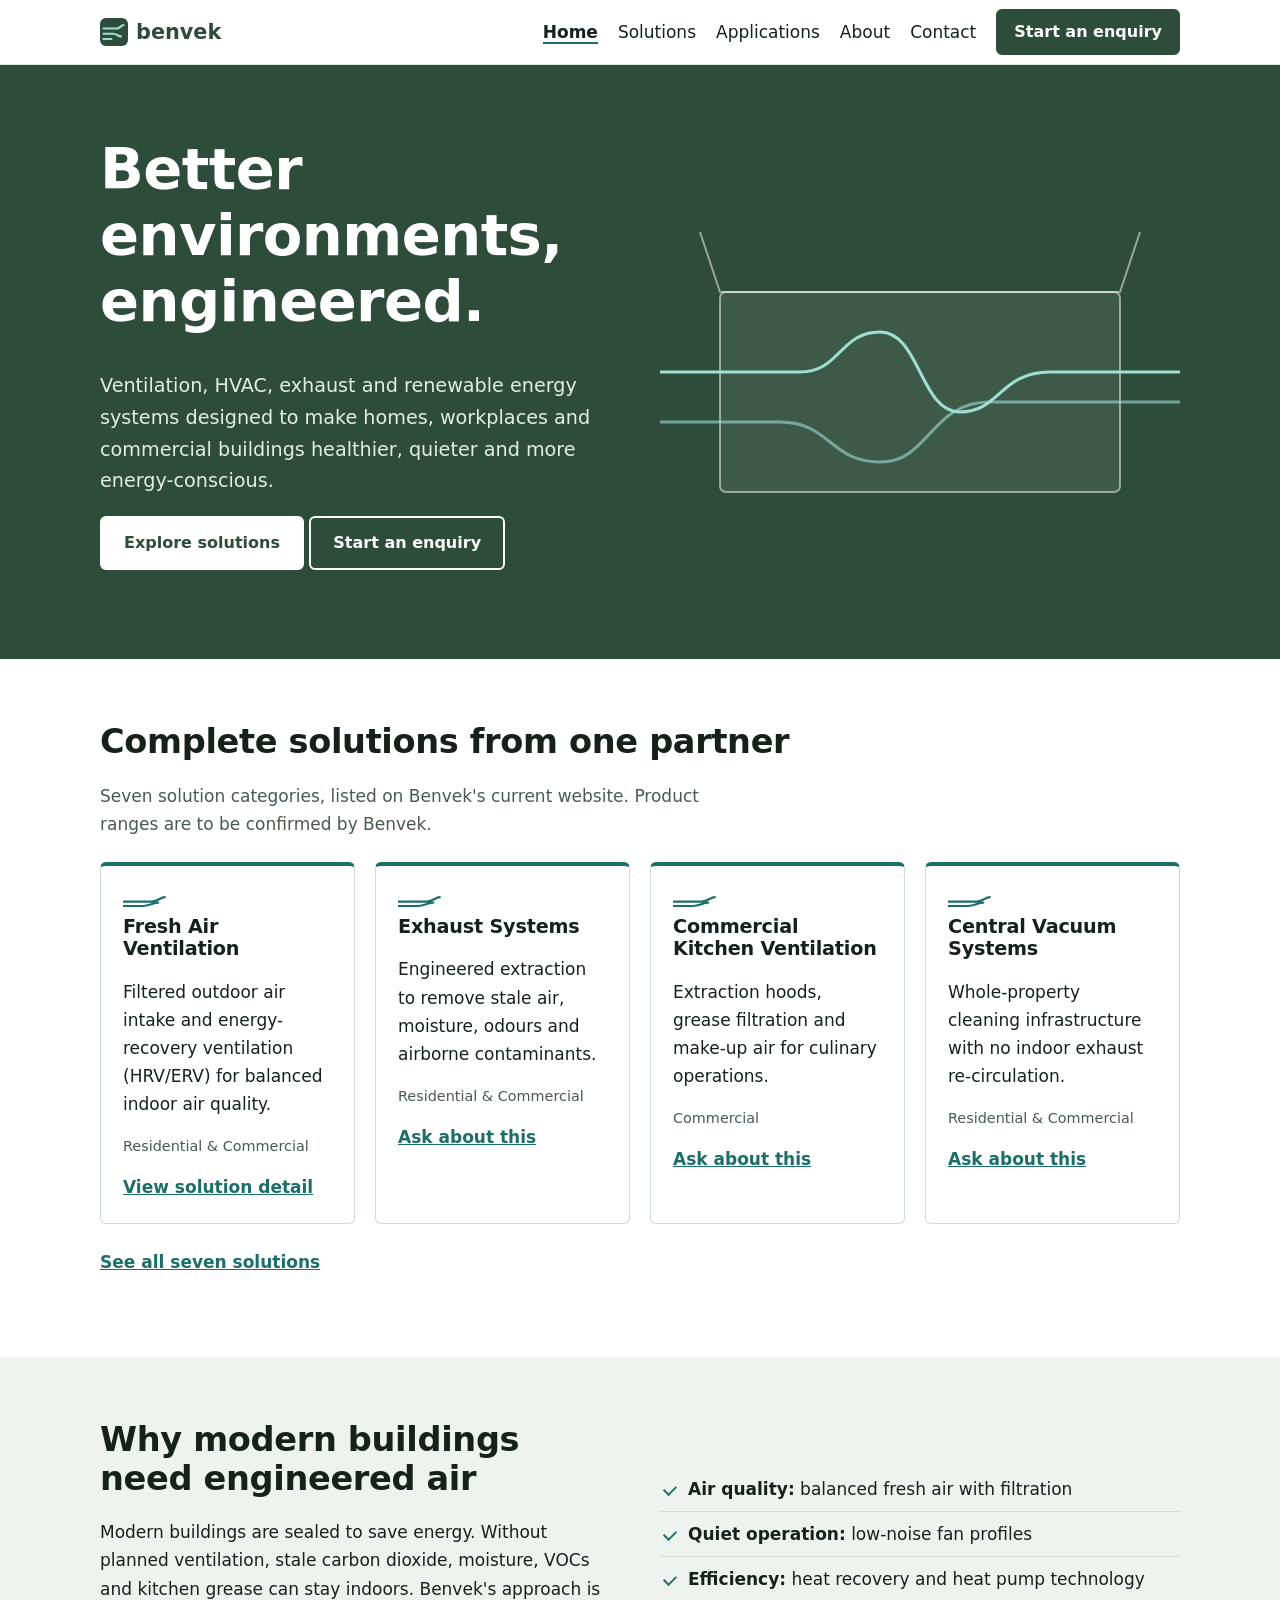
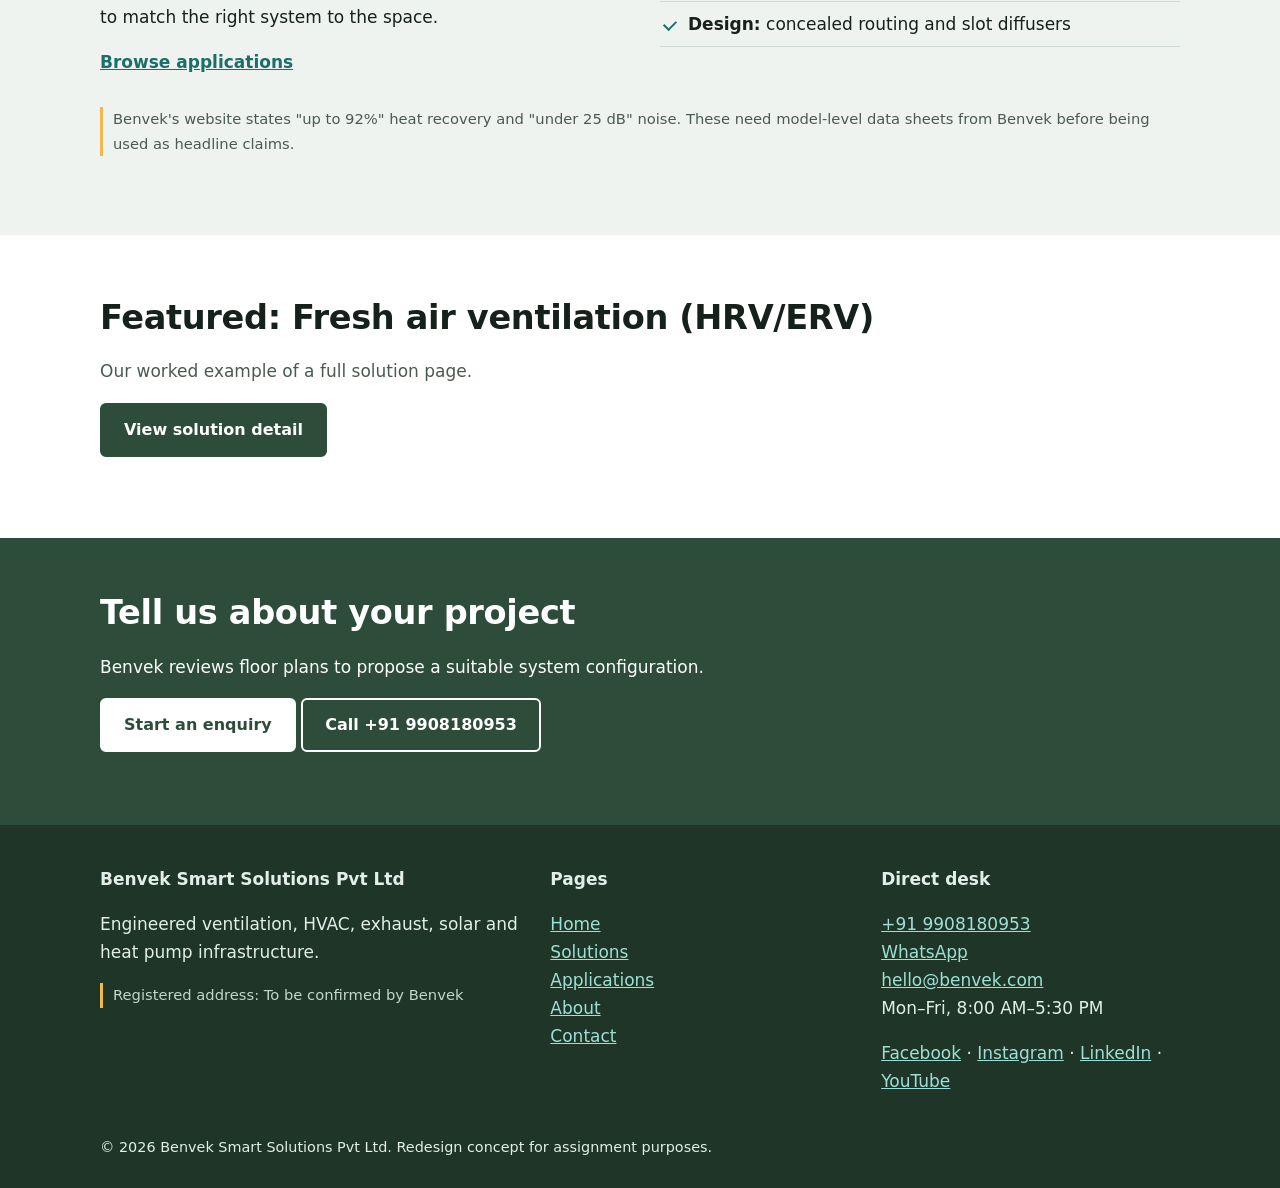
<file: index.html>
<!DOCTYPE html>
<html lang="en">
<head>
<meta charset="utf-8">
<meta name="viewport" content="width=device-width, initial-scale=1">
<title>Smart Air & Engineered Building Systems | Benvek Smart Solutions</title>
<meta name="description" content="Benvek Smart Solutions engineers fresh air ventilation, HVAC, exhaust, solar and heat pump systems for homes, workplaces and commercial buildings.">
<meta name="theme-color" content="#2D4C3A">
<meta property="og:type" content="website">
<meta property="og:title" content="Smart Air & Engineered Building Systems | Benvek Smart Solutions">
<meta property="og:description" content="Benvek Smart Solutions engineers fresh air ventilation, HVAC, exhaust, solar and heat pump systems for homes, workplaces and commercial buildings.">
<meta name="twitter:card" content="summary">
<link rel="icon" href="assets/images/favicon.svg" type="image/svg+xml">
<link rel="stylesheet" href="assets/css/style.css">
<script src="assets/js/main.js" defer></script>
</head>
<body>
<a class="skip" href="#main">Skip to content</a>
<header class="site-header"><div class="wrap bar">
<a class="brand" href="index.html" aria-label="Benvek home"><svg width="28" height="28" viewBox="0 0 32 32" aria-hidden="true"><use href="assets/images/favicon.svg#m"/></svg>benvek</a>
<button class="menu-btn" aria-expanded="false" aria-controls="nav">Menu</button>
<nav id="nav" aria-label="Main"><ul><li><a href="index.html" aria-current="page">Home</a></li><li><a href="solutions.html">Solutions</a></li><li><a href="applications.html">Applications</a></li><li><a href="about.html">About</a></li><li><a href="contact.html">Contact</a></li></ul><a class="btn sm" href="contact.html">Start an enquiry</a></nav>
</div></header>
<main id="main">

<section class="hero"><div class="wrap two"><div><h1>Better environments, engineered.</h1><p class="lead">Ventilation, HVAC, exhaust and renewable energy systems designed to make homes, workplaces and commercial buildings healthier, quieter and more energy-conscious.</p><p><a class="btn light" href="solutions.html">Explore solutions</a> <a class="btn ghost" href="contact.html">Start an enquiry</a></p></div><svg class="flow" viewBox="0 0 520 380" role="img" aria-label="Illustration of air flowing through a building (placeholder for approved Benvek photography)"><rect x="60" y="120" width="400" height="200" rx="6" fill="#fff" fill-opacity=".08" stroke="#fff" stroke-opacity=".5" stroke-width="2"/><path d="M40 60 60 120h400L480 60" fill="none" stroke="#fff" stroke-opacity=".5" stroke-width="2"/><g fill="none" stroke="#9FE0D6" stroke-width="3" stroke-linecap="round"><path d="M0 200h140c40 0 40-40 80-40s40 80 80 80 40-40 90-40h130"/><path d="M0 250h120c50 0 50 40 100 40s50-60 110-60h190" stroke-opacity=".6"/></g></svg></div></section>
<section class="sec"><div class="wrap"><h2>Complete solutions from one partner</h2><p class="intro">Seven solution categories, listed on Benvek's current website. Product ranges are to be confirmed by Benvek.</p><div class="cards"><article class="card" id="fresh-air-ventilation"><div class="ico" aria-hidden="true"><svg viewBox="0 0 40 12"><path d="M0 6h26c6 0 8-4 12-4M0 10h18c6 0 9-3 14-3" fill="none" stroke="currentColor" stroke-width="2" stroke-linecap="round"/></svg></div><h3>Fresh Air Ventilation</h3><p>Filtered outdoor air intake and energy-recovery ventilation (HRV/ERV) for balanced indoor air quality.</p><p class="tag">Residential & Commercial</p><a class="more" href="solution-detail.html">View solution detail<span class="sr"> – Fresh Air Ventilation</span></a></article><article class="card" id="exhaust-systems"><div class="ico" aria-hidden="true"><svg viewBox="0 0 40 12"><path d="M0 6h26c6 0 8-4 12-4M0 10h18c6 0 9-3 14-3" fill="none" stroke="currentColor" stroke-width="2" stroke-linecap="round"/></svg></div><h3>Exhaust Systems</h3><p>Engineered extraction to remove stale air, moisture, odours and airborne contaminants.</p><p class="tag">Residential & Commercial</p><a class="more" href="contact.html?topic=Exhaust%20Systems">Ask about this<span class="sr"> – Exhaust Systems</span></a></article><article class="card" id="commercial-kitchen-ventilation"><div class="ico" aria-hidden="true"><svg viewBox="0 0 40 12"><path d="M0 6h26c6 0 8-4 12-4M0 10h18c6 0 9-3 14-3" fill="none" stroke="currentColor" stroke-width="2" stroke-linecap="round"/></svg></div><h3>Commercial Kitchen Ventilation</h3><p>Extraction hoods, grease filtration and make-up air for culinary operations.</p><p class="tag">Commercial</p><a class="more" href="contact.html?topic=Commercial%20Kitchen%20Ventilation">Ask about this<span class="sr"> – Commercial Kitchen Ventilation</span></a></article><article class="card" id="central-vacuum-systems"><div class="ico" aria-hidden="true"><svg viewBox="0 0 40 12"><path d="M0 6h26c6 0 8-4 12-4M0 10h18c6 0 9-3 14-3" fill="none" stroke="currentColor" stroke-width="2" stroke-linecap="round"/></svg></div><h3>Central Vacuum Systems</h3><p>Whole-property cleaning infrastructure with no indoor exhaust re-circulation.</p><p class="tag">Residential & Commercial</p><a class="more" href="contact.html?topic=Central%20Vacuum%20Systems">Ask about this<span class="sr"> – Central Vacuum Systems</span></a></article></div><p><a class="more" href="solutions.html">See all seven solutions</a></p></div></section>
<section class="sec alt"><div class="wrap two"><div><h2>Why modern buildings need engineered air</h2><p>Modern buildings are sealed to save energy. Without planned ventilation, stale carbon dioxide, moisture, VOCs and kitchen grease can stay indoors. Benvek's approach is to match the right system to the space.</p><p><a class="more" href="applications.html">Browse applications</a></p></div>
<ul class="ticks"><li><strong>Air quality:</strong> balanced fresh air with filtration</li><li><strong>Quiet operation:</strong> low-noise fan profiles</li><li><strong>Efficiency:</strong> heat recovery and heat pump technology</li><li><strong>Design:</strong> concealed routing and slot diffusers</li></ul></div><div class="wrap"><p class="note">Benvek's website states "up to 92%" heat recovery and "under 25 dB" noise. These need model-level data sheets from Benvek before being used as headline claims.</p></div></section>
<section class="sec"><div class="wrap"><h2>Featured: Fresh air ventilation (HRV/ERV)</h2><p class="intro">Our worked example of a full solution page.</p><p><a class="btn" href="solution-detail.html">View solution detail</a></p></div></section>
<section class="cta"><div class="wrap"><h2>Tell us about your project</h2><p>Benvek reviews floor plans to propose a suitable system configuration.</p><p><a class="btn light" href="contact.html">Start an enquiry</a> <a class="btn ghost" href="tel:+919908180953">Call +91 9908180953</a></p></div></section>
</main>
<footer class="site-footer"><div class="wrap grid3">
<div><strong>Benvek Smart Solutions Pvt Ltd</strong><p>Engineered ventilation, HVAC, exhaust, solar and heat pump infrastructure.</p><p class="note">Registered address: To be confirmed by Benvek</p></div>
<div><strong>Pages</strong><ul><li><a href="index.html" aria-current="page">Home</a></li><li><a href="solutions.html">Solutions</a></li><li><a href="applications.html">Applications</a></li><li><a href="about.html">About</a></li><li><a href="contact.html">Contact</a></li></ul></div>
<div><strong>Direct desk</strong><ul><li><a href="tel:+919908180953">+91 9908180953</a></li><li><a href="https://wa.me/919908180953">WhatsApp</a></li><li><a href="mailto:hello@benvek.com">hello@benvek.com</a></li><li>Mon–Fri, 8:00 AM–5:30 PM</li></ul>
<p><a href="https://www.facebook.com/benveksystems">Facebook</a> · <a href="https://www.instagram.com/benveksystems">Instagram</a> · <a href="https://www.linkedin.com/company/benveksystems">LinkedIn</a> · <a href="https://www.youtube.com/@benveksystems">YouTube</a></p></div>
</div><div class="wrap legal">© 2026 Benvek Smart Solutions Pvt Ltd. Redesign concept for assignment purposes.</div></footer>
</body>
</html>
</file>
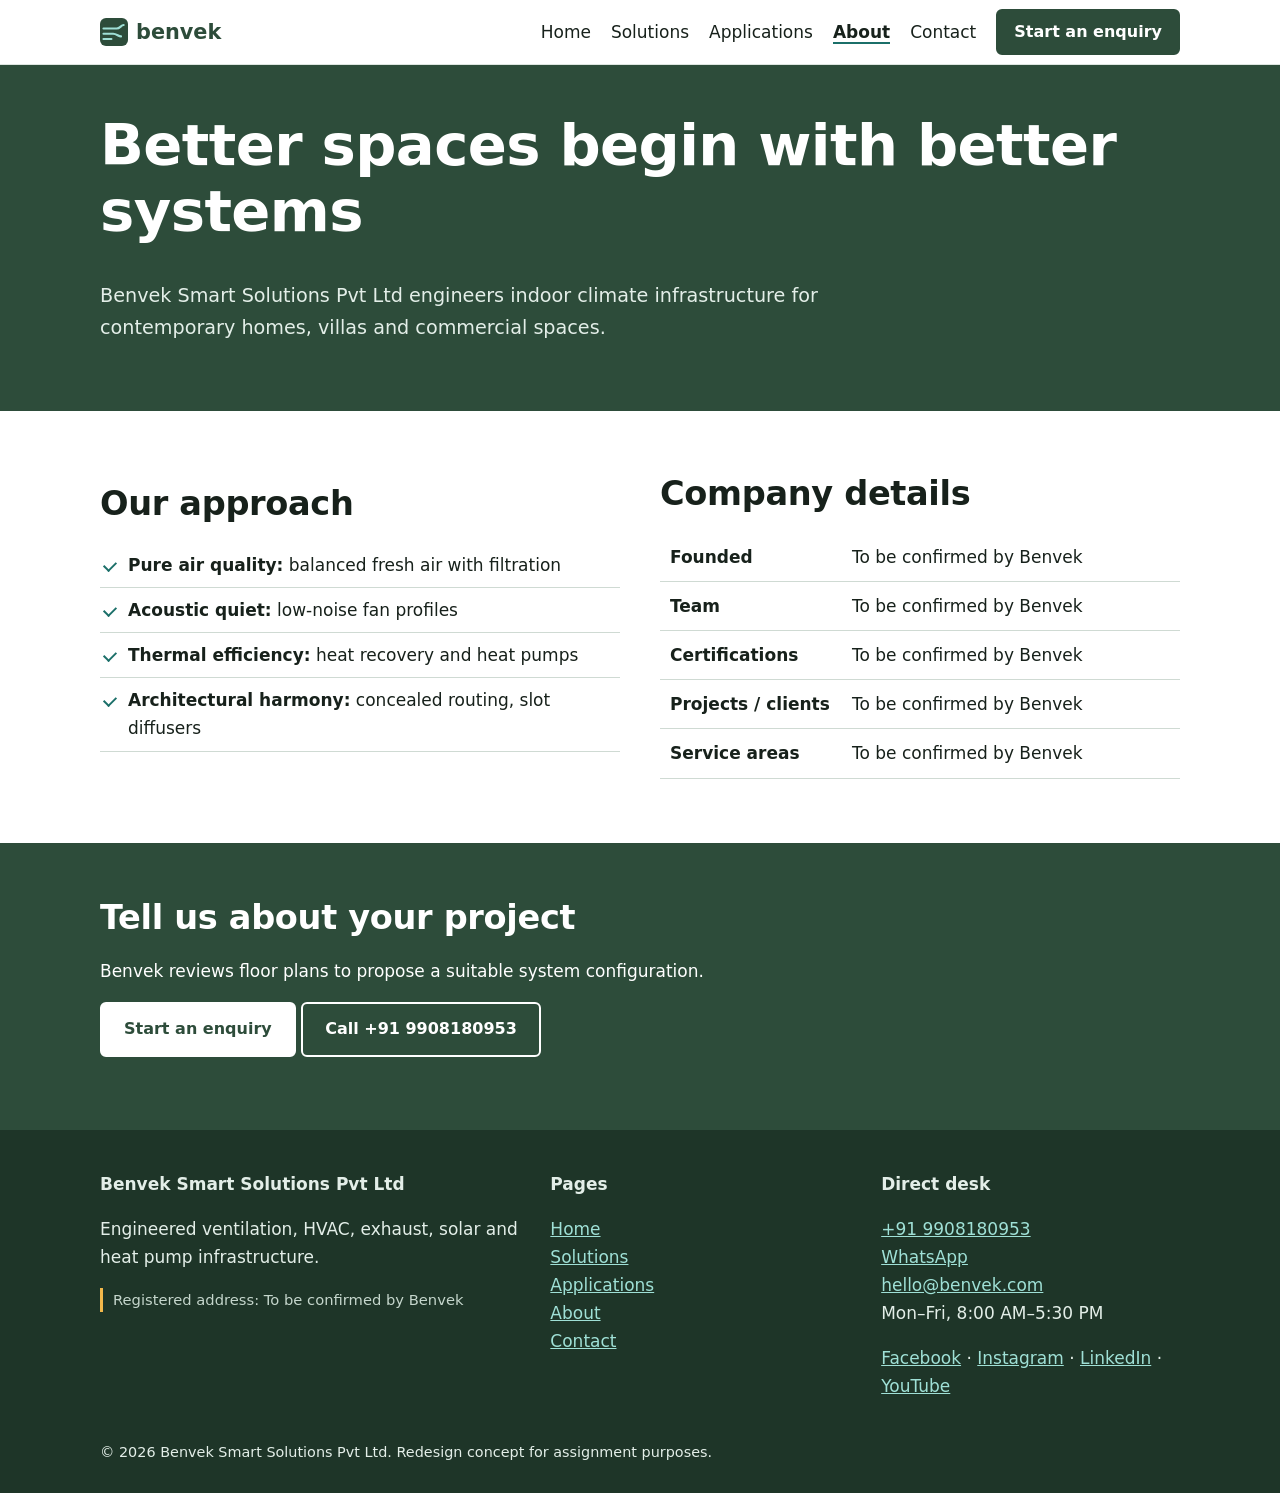
<file: about.html>
<!DOCTYPE html>
<html lang="en">
<head>
<meta charset="utf-8">
<meta name="viewport" content="width=device-width, initial-scale=1">
<title>About | Benvek Smart Solutions</title>
<meta name="description" content="About Benvek Smart Solutions Pvt Ltd, which engineers indoor climate infrastructure for homes, villas and commercial spaces.">
<meta name="theme-color" content="#2D4C3A">
<meta property="og:type" content="website">
<meta property="og:title" content="About | Benvek Smart Solutions">
<meta property="og:description" content="About Benvek Smart Solutions Pvt Ltd, which engineers indoor climate infrastructure for homes, villas and commercial spaces.">
<meta name="twitter:card" content="summary">
<link rel="icon" href="assets/images/favicon.svg" type="image/svg+xml">
<link rel="stylesheet" href="assets/css/style.css">
<script src="assets/js/main.js" defer></script>
</head>
<body>
<a class="skip" href="#main">Skip to content</a>
<header class="site-header"><div class="wrap bar">
<a class="brand" href="index.html" aria-label="Benvek home"><svg width="28" height="28" viewBox="0 0 32 32" aria-hidden="true"><use href="assets/images/favicon.svg#m"/></svg>benvek</a>
<button class="menu-btn" aria-expanded="false" aria-controls="nav">Menu</button>
<nav id="nav" aria-label="Main"><ul><li><a href="index.html">Home</a></li><li><a href="solutions.html">Solutions</a></li><li><a href="applications.html">Applications</a></li><li><a href="about.html" aria-current="page">About</a></li><li><a href="contact.html">Contact</a></li></ul><a class="btn sm" href="contact.html">Start an enquiry</a></nav>
</div></header>
<main id="main">
<section class="pagehead"><div class="wrap"><h1>Better spaces begin with better systems</h1><p class="lead">Benvek Smart Solutions Pvt Ltd engineers indoor climate infrastructure for contemporary homes, villas and commercial spaces.</p></div></section>
<section class="sec"><div class="wrap two"><div><h2>Our approach</h2><ul class="ticks"><li><strong>Pure air quality:</strong> balanced fresh air with filtration</li><li><strong>Acoustic quiet:</strong> low-noise fan profiles</li><li><strong>Thermal efficiency:</strong> heat recovery and heat pumps</li><li><strong>Architectural harmony:</strong> concealed routing, slot diffusers</li></ul></div><div><h2>Company details</h2><table><tr><th scope="row">Founded</th><td>To be confirmed by Benvek</td></tr><tr><th scope="row">Team</th><td>To be confirmed by Benvek</td></tr><tr><th scope="row">Certifications</th><td>To be confirmed by Benvek</td></tr><tr><th scope="row">Projects / clients</th><td>To be confirmed by Benvek</td></tr><tr><th scope="row">Service areas</th><td>To be confirmed by Benvek</td></tr></table></div></div></section><section class="cta"><div class="wrap"><h2>Tell us about your project</h2><p>Benvek reviews floor plans to propose a suitable system configuration.</p><p><a class="btn light" href="contact.html">Start an enquiry</a> <a class="btn ghost" href="tel:+919908180953">Call +91 9908180953</a></p></div></section>
</main>
<footer class="site-footer"><div class="wrap grid3">
<div><strong>Benvek Smart Solutions Pvt Ltd</strong><p>Engineered ventilation, HVAC, exhaust, solar and heat pump infrastructure.</p><p class="note">Registered address: To be confirmed by Benvek</p></div>
<div><strong>Pages</strong><ul><li><a href="index.html">Home</a></li><li><a href="solutions.html">Solutions</a></li><li><a href="applications.html">Applications</a></li><li><a href="about.html" aria-current="page">About</a></li><li><a href="contact.html">Contact</a></li></ul></div>
<div><strong>Direct desk</strong><ul><li><a href="tel:+919908180953">+91 9908180953</a></li><li><a href="https://wa.me/919908180953">WhatsApp</a></li><li><a href="mailto:hello@benvek.com">hello@benvek.com</a></li><li>Mon–Fri, 8:00 AM–5:30 PM</li></ul>
<p><a href="https://www.facebook.com/benveksystems">Facebook</a> · <a href="https://www.instagram.com/benveksystems">Instagram</a> · <a href="https://www.linkedin.com/company/benveksystems">LinkedIn</a> · <a href="https://www.youtube.com/@benveksystems">YouTube</a></p></div>
</div><div class="wrap legal">© 2026 Benvek Smart Solutions Pvt Ltd. Redesign concept for assignment purposes.</div></footer>
</body>
</html>
</file>
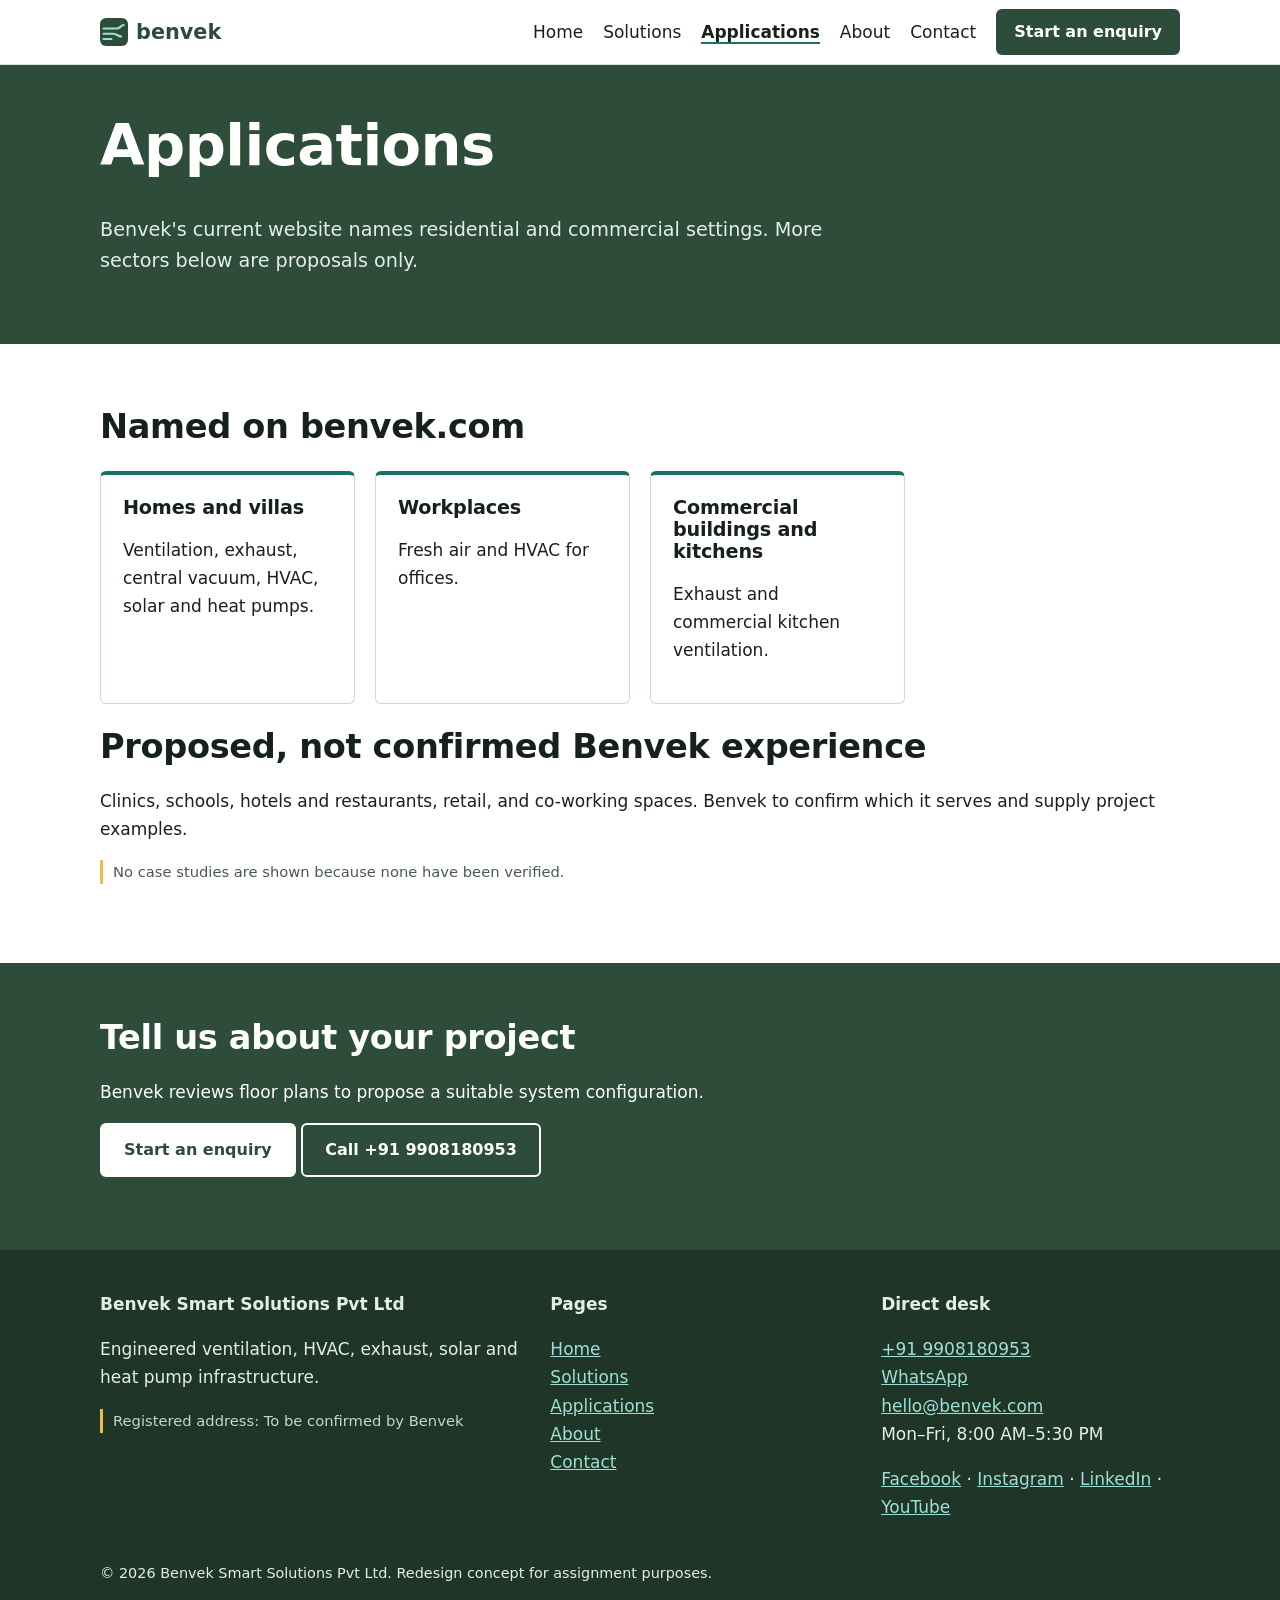
<file: applications.html>
<!DOCTYPE html>
<html lang="en">
<head>
<meta charset="utf-8">
<meta name="viewport" content="width=device-width, initial-scale=1">
<title>Applications | Benvek Smart Solutions</title>
<meta name="description" content="Where Benvek ventilation, HVAC, exhaust, solar and heat pump solutions can be applied: homes, villas, workplaces and commercial buildings.">
<meta name="theme-color" content="#2D4C3A">
<meta property="og:type" content="website">
<meta property="og:title" content="Applications | Benvek Smart Solutions">
<meta property="og:description" content="Where Benvek ventilation, HVAC, exhaust, solar and heat pump solutions can be applied: homes, villas, workplaces and commercial buildings.">
<meta name="twitter:card" content="summary">
<link rel="icon" href="assets/images/favicon.svg" type="image/svg+xml">
<link rel="stylesheet" href="assets/css/style.css">
<script src="assets/js/main.js" defer></script>
</head>
<body>
<a class="skip" href="#main">Skip to content</a>
<header class="site-header"><div class="wrap bar">
<a class="brand" href="index.html" aria-label="Benvek home"><svg width="28" height="28" viewBox="0 0 32 32" aria-hidden="true"><use href="assets/images/favicon.svg#m"/></svg>benvek</a>
<button class="menu-btn" aria-expanded="false" aria-controls="nav">Menu</button>
<nav id="nav" aria-label="Main"><ul><li><a href="index.html">Home</a></li><li><a href="solutions.html">Solutions</a></li><li><a href="applications.html" aria-current="page">Applications</a></li><li><a href="about.html">About</a></li><li><a href="contact.html">Contact</a></li></ul><a class="btn sm" href="contact.html">Start an enquiry</a></nav>
</div></header>
<main id="main">
<section class="pagehead"><div class="wrap"><h1>Applications</h1><p class="lead">Benvek's current website names residential and commercial settings. More sectors below are proposals only.</p></div></section>
<section class="sec"><div class="wrap"><h2>Named on benvek.com</h2><div class="cards"><article class="card"><h3>Homes and villas</h3><p>Ventilation, exhaust, central vacuum, HVAC, solar and heat pumps.</p></article><article class="card"><h3>Workplaces</h3><p>Fresh air and HVAC for offices.</p></article><article class="card"><h3>Commercial buildings and kitchens</h3><p>Exhaust and commercial kitchen ventilation.</p></article></div>
<h2>Proposed, not confirmed Benvek experience</h2><p>Clinics, schools, hotels and restaurants, retail, and co-working spaces. Benvek to confirm which it serves and supply project examples.</p><p class="note">No case studies are shown because none have been verified.</p></div></section><section class="cta"><div class="wrap"><h2>Tell us about your project</h2><p>Benvek reviews floor plans to propose a suitable system configuration.</p><p><a class="btn light" href="contact.html">Start an enquiry</a> <a class="btn ghost" href="tel:+919908180953">Call +91 9908180953</a></p></div></section>
</main>
<footer class="site-footer"><div class="wrap grid3">
<div><strong>Benvek Smart Solutions Pvt Ltd</strong><p>Engineered ventilation, HVAC, exhaust, solar and heat pump infrastructure.</p><p class="note">Registered address: To be confirmed by Benvek</p></div>
<div><strong>Pages</strong><ul><li><a href="index.html">Home</a></li><li><a href="solutions.html">Solutions</a></li><li><a href="applications.html" aria-current="page">Applications</a></li><li><a href="about.html">About</a></li><li><a href="contact.html">Contact</a></li></ul></div>
<div><strong>Direct desk</strong><ul><li><a href="tel:+919908180953">+91 9908180953</a></li><li><a href="https://wa.me/919908180953">WhatsApp</a></li><li><a href="mailto:hello@benvek.com">hello@benvek.com</a></li><li>Mon–Fri, 8:00 AM–5:30 PM</li></ul>
<p><a href="https://www.facebook.com/benveksystems">Facebook</a> · <a href="https://www.instagram.com/benveksystems">Instagram</a> · <a href="https://www.linkedin.com/company/benveksystems">LinkedIn</a> · <a href="https://www.youtube.com/@benveksystems">YouTube</a></p></div>
</div><div class="wrap legal">© 2026 Benvek Smart Solutions Pvt Ltd. Redesign concept for assignment purposes.</div></footer>
</body>
</html>
</file>
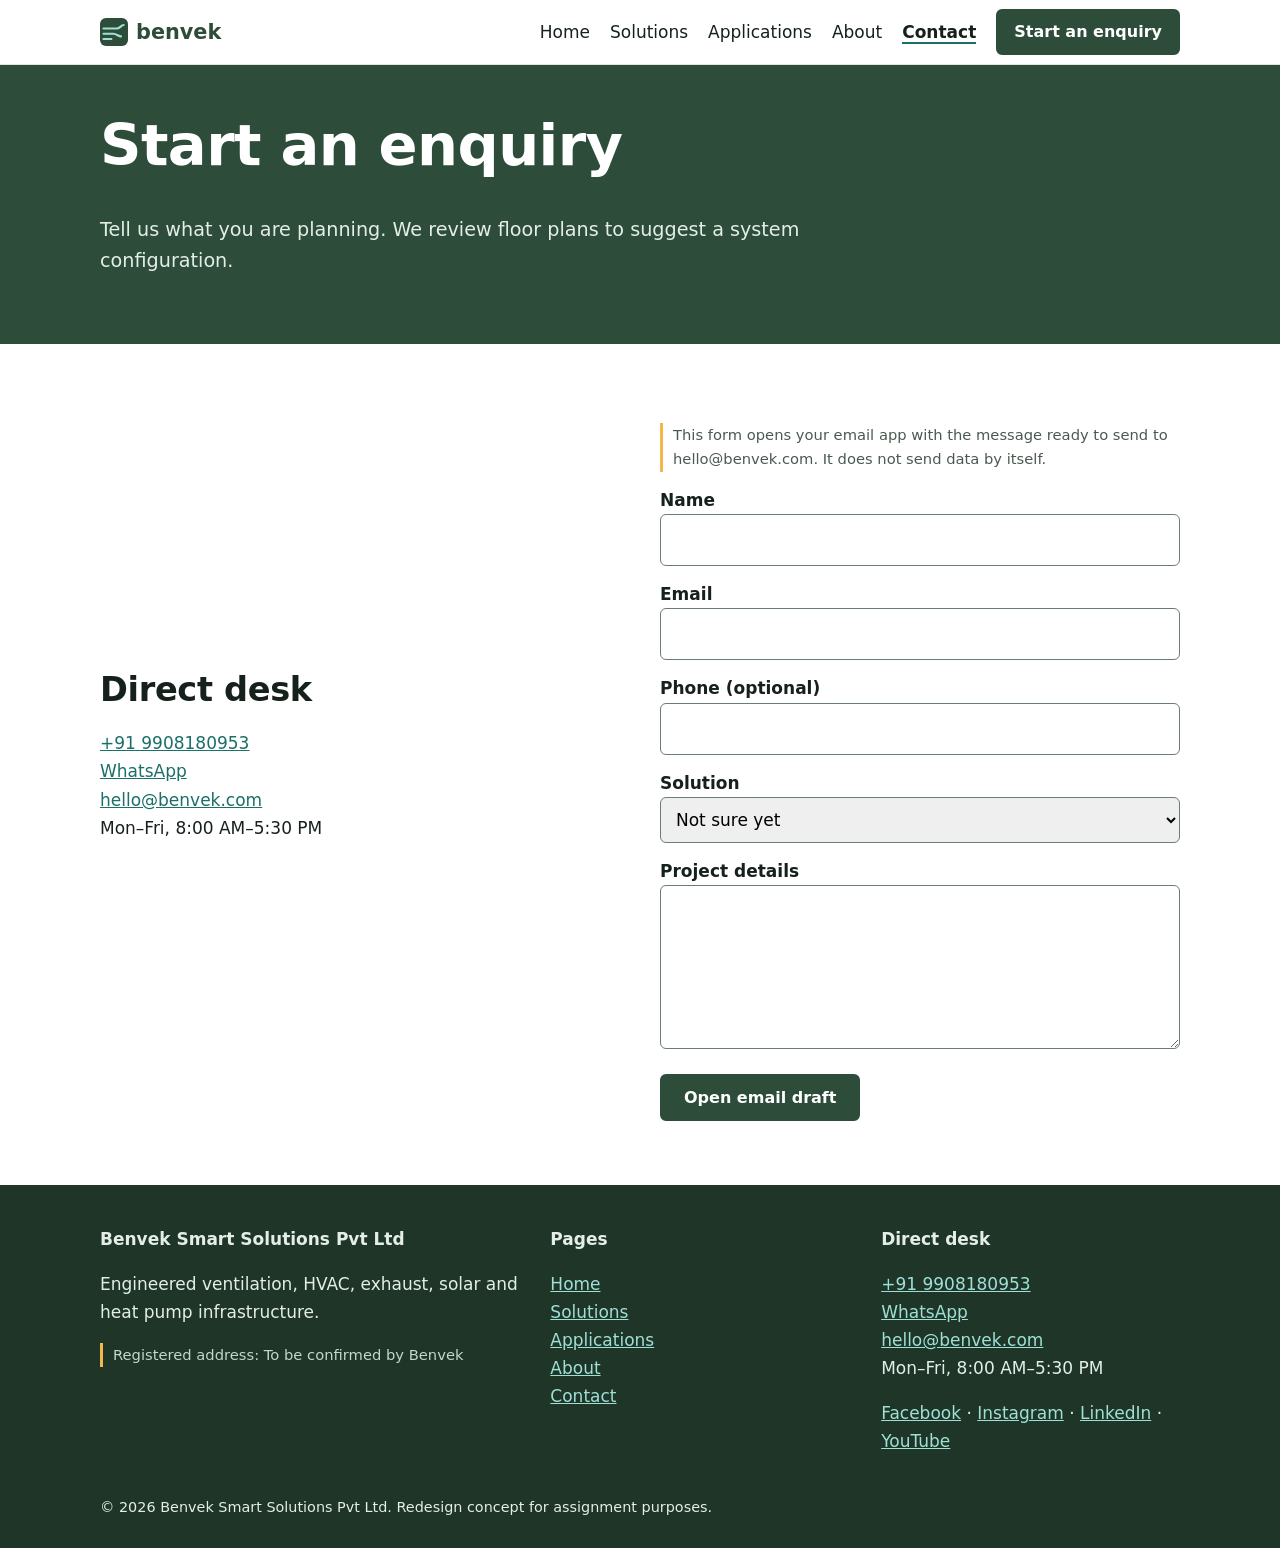
<file: contact.html>
<!DOCTYPE html>
<html lang="en">
<head>
<meta charset="utf-8">
<meta name="viewport" content="width=device-width, initial-scale=1">
<title>Contact | Benvek Smart Solutions</title>
<meta name="description" content="Contact Benvek Smart Solutions: call or WhatsApp +91 9908180953, email hello@benvek.com, or send an enquiry.">
<meta name="theme-color" content="#2D4C3A">
<meta property="og:type" content="website">
<meta property="og:title" content="Contact | Benvek Smart Solutions">
<meta property="og:description" content="Contact Benvek Smart Solutions: call or WhatsApp +91 9908180953, email hello@benvek.com, or send an enquiry.">
<meta name="twitter:card" content="summary">
<link rel="icon" href="assets/images/favicon.svg" type="image/svg+xml">
<link rel="stylesheet" href="assets/css/style.css">
<script src="assets/js/main.js" defer></script>
</head>
<body>
<a class="skip" href="#main">Skip to content</a>
<header class="site-header"><div class="wrap bar">
<a class="brand" href="index.html" aria-label="Benvek home"><svg width="28" height="28" viewBox="0 0 32 32" aria-hidden="true"><use href="assets/images/favicon.svg#m"/></svg>benvek</a>
<button class="menu-btn" aria-expanded="false" aria-controls="nav">Menu</button>
<nav id="nav" aria-label="Main"><ul><li><a href="index.html">Home</a></li><li><a href="solutions.html">Solutions</a></li><li><a href="applications.html">Applications</a></li><li><a href="about.html">About</a></li><li><a href="contact.html" aria-current="page">Contact</a></li></ul><a class="btn sm" href="contact.html">Start an enquiry</a></nav>
</div></header>
<main id="main">
<section class="pagehead"><div class="wrap"><h1>Start an enquiry</h1><p class="lead">Tell us what you are planning. We review floor plans to suggest a system configuration.</p></div></section>
<section class="sec"><div class="wrap two"><div><h2>Direct desk</h2><ul class="plain"><li><a href="tel:+919908180953">+91 9908180953</a></li><li><a href="https://wa.me/919908180953">WhatsApp</a></li><li><a href="mailto:hello@benvek.com">hello@benvek.com</a></li><li>Mon–Fri, 8:00 AM–5:30 PM</li></ul></div>
<form id="enquiry" novalidate><p class="note">This form opens your email app with the message ready to send to hello@benvek.com. It does not send data by itself.</p>
<label for="name">Name</label><input id="name" name="name" required autocomplete="name">
<label for="email">Email</label><input id="email" name="email" type="email" required autocomplete="email">
<label for="phone">Phone (optional)</label><input id="phone" name="phone" type="tel" autocomplete="tel">
<label for="topic">Solution</label><select id="topic" name="topic"><option>Not sure yet</option><option>Fresh Air Ventilation</option><option>Exhaust Systems</option><option>Commercial Kitchen Ventilation</option><option>Central Vacuum Systems</option><option>HVAC Systems</option><option>Solar Systems</option><option>Heat Pump Solutions</option></select>
<label for="msg">Project details</label><textarea id="msg" name="msg" rows="5" required></textarea>
<p id="err" role="alert" class="err"></p><button class="btn" type="submit">Open email draft</button></form></div></section>
</main>
<footer class="site-footer"><div class="wrap grid3">
<div><strong>Benvek Smart Solutions Pvt Ltd</strong><p>Engineered ventilation, HVAC, exhaust, solar and heat pump infrastructure.</p><p class="note">Registered address: To be confirmed by Benvek</p></div>
<div><strong>Pages</strong><ul><li><a href="index.html">Home</a></li><li><a href="solutions.html">Solutions</a></li><li><a href="applications.html">Applications</a></li><li><a href="about.html">About</a></li><li><a href="contact.html" aria-current="page">Contact</a></li></ul></div>
<div><strong>Direct desk</strong><ul><li><a href="tel:+919908180953">+91 9908180953</a></li><li><a href="https://wa.me/919908180953">WhatsApp</a></li><li><a href="mailto:hello@benvek.com">hello@benvek.com</a></li><li>Mon–Fri, 8:00 AM–5:30 PM</li></ul>
<p><a href="https://www.facebook.com/benveksystems">Facebook</a> · <a href="https://www.instagram.com/benveksystems">Instagram</a> · <a href="https://www.linkedin.com/company/benveksystems">LinkedIn</a> · <a href="https://www.youtube.com/@benveksystems">YouTube</a></p></div>
</div><div class="wrap legal">© 2026 Benvek Smart Solutions Pvt Ltd. Redesign concept for assignment purposes.</div></footer>
</body>
</html>
</file>
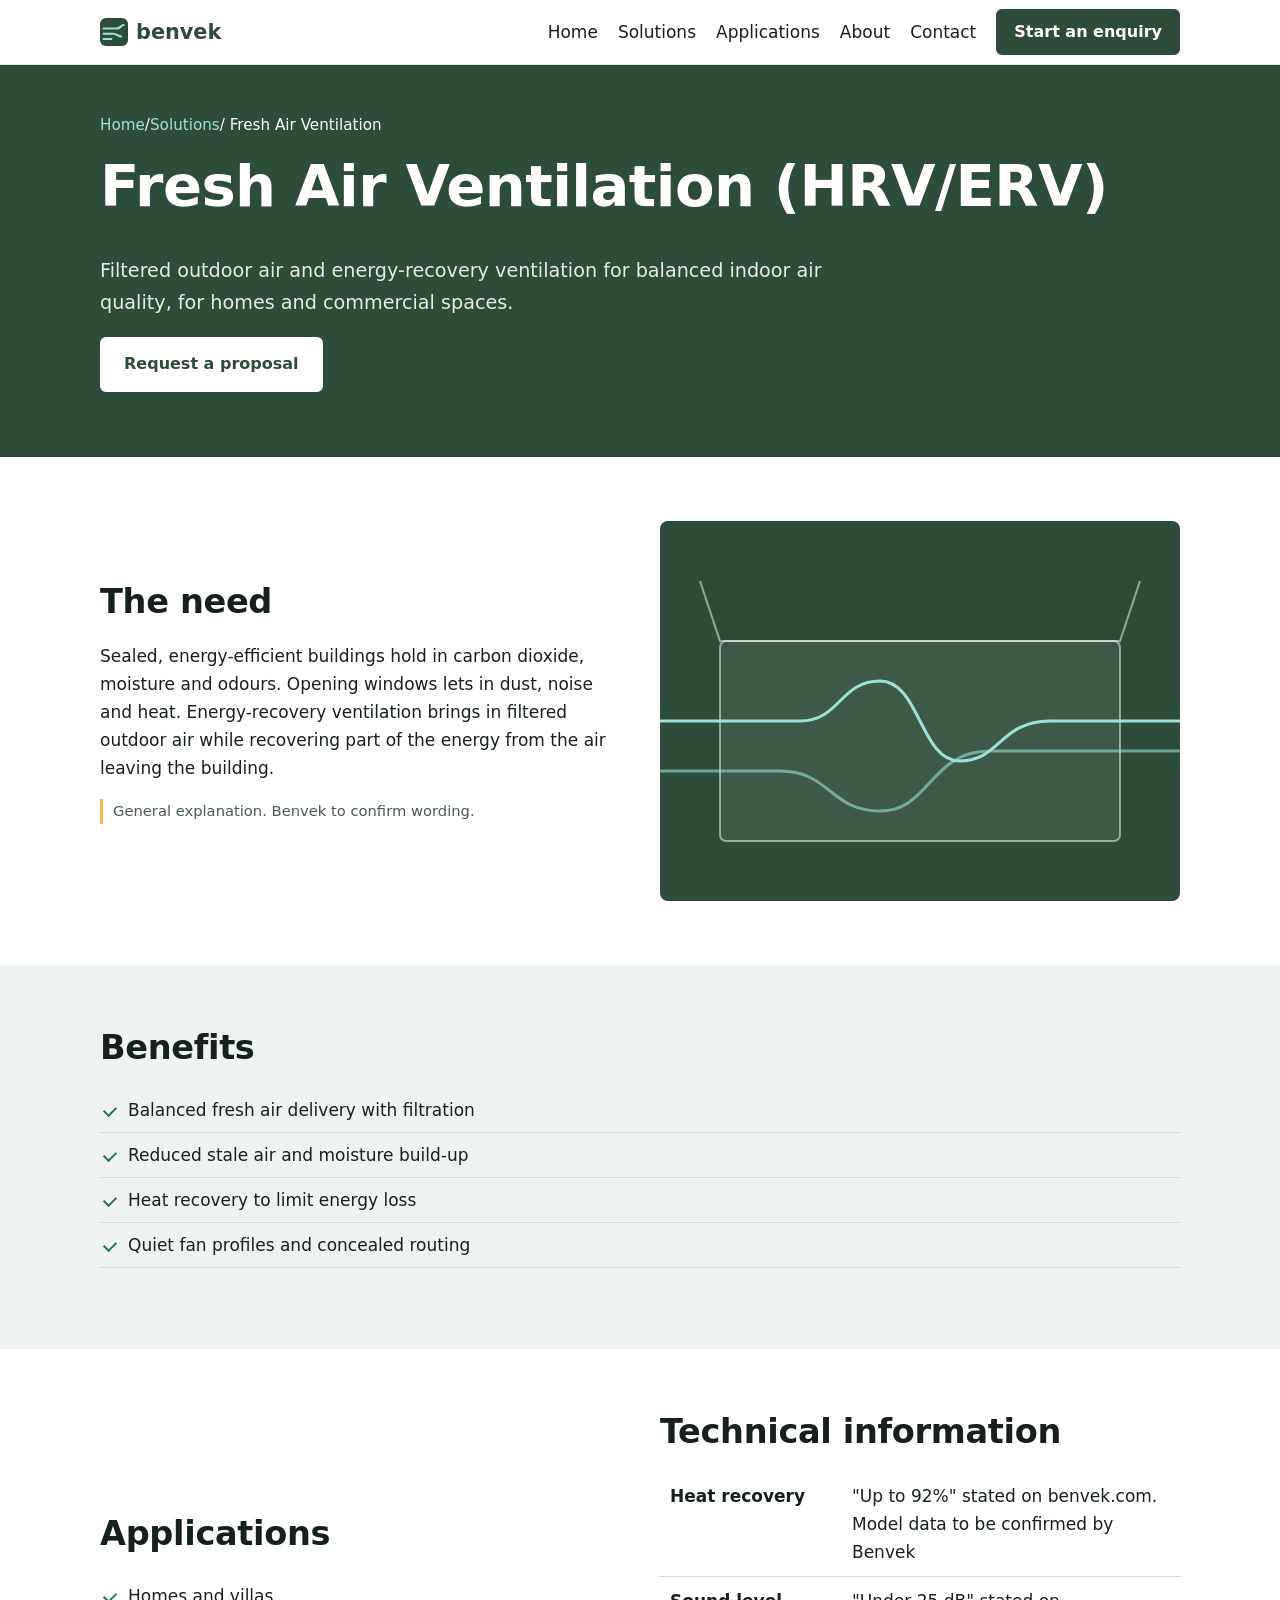
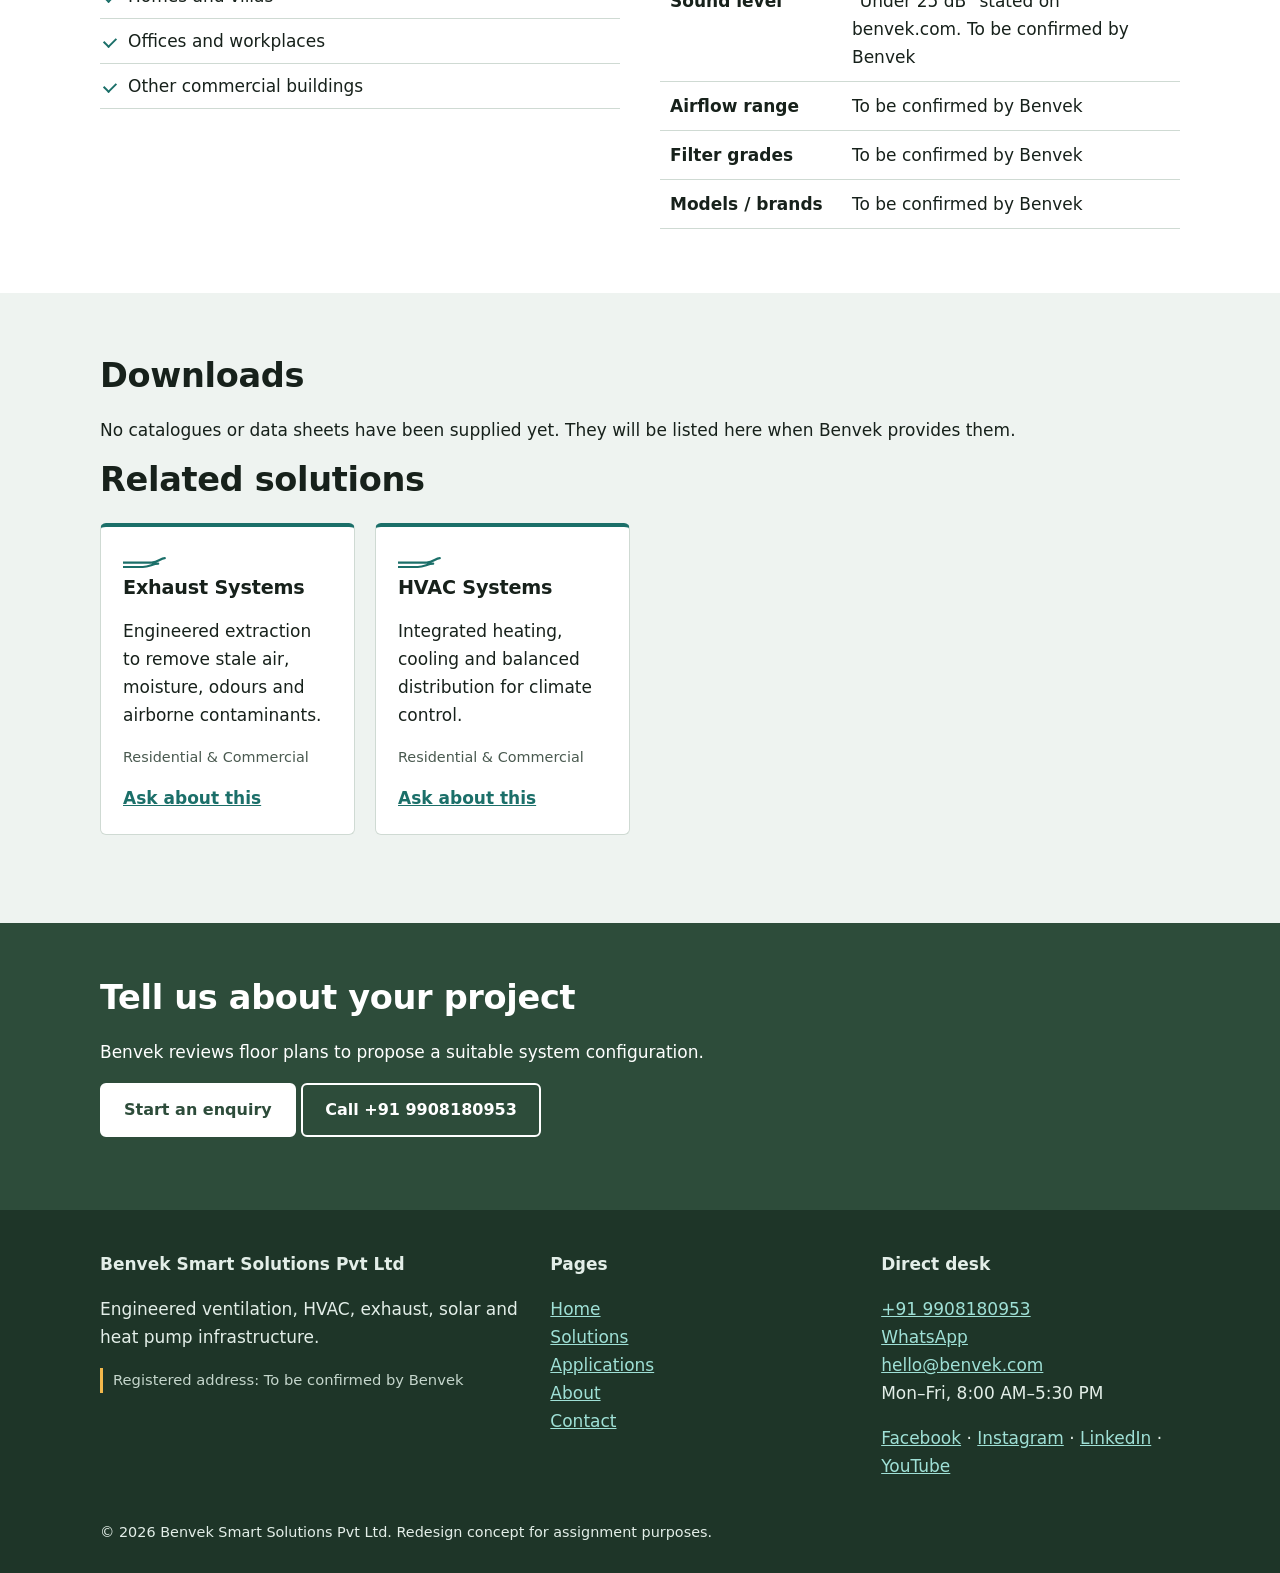
<file: solution-detail.html>
<!DOCTYPE html>
<html lang="en">
<head>
<meta charset="utf-8">
<meta name="viewport" content="width=device-width, initial-scale=1">
<title>Fresh Air Ventilation (HRV/ERV) | Benvek Smart Solutions</title>
<meta name="description" content="Filtered outdoor air intake and energy-recovery ventilation (HRV/ERV) for balanced indoor air quality, from Benvek Smart Solutions.">
<meta name="theme-color" content="#2D4C3A">
<meta property="og:type" content="website">
<meta property="og:title" content="Fresh Air Ventilation (HRV/ERV) | Benvek Smart Solutions">
<meta property="og:description" content="Filtered outdoor air intake and energy-recovery ventilation (HRV/ERV) for balanced indoor air quality, from Benvek Smart Solutions.">
<meta name="twitter:card" content="summary">
<link rel="icon" href="assets/images/favicon.svg" type="image/svg+xml">
<link rel="stylesheet" href="assets/css/style.css">
<script src="assets/js/main.js" defer></script>
</head>
<body>
<a class="skip" href="#main">Skip to content</a>
<header class="site-header"><div class="wrap bar">
<a class="brand" href="index.html" aria-label="Benvek home"><svg width="28" height="28" viewBox="0 0 32 32" aria-hidden="true"><use href="assets/images/favicon.svg#m"/></svg>benvek</a>
<button class="menu-btn" aria-expanded="false" aria-controls="nav">Menu</button>
<nav id="nav" aria-label="Main"><ul><li><a href="index.html">Home</a></li><li><a href="solutions.html">Solutions</a></li><li><a href="applications.html">Applications</a></li><li><a href="about.html">About</a></li><li><a href="contact.html">Contact</a></li></ul><a class="btn sm" href="contact.html">Start an enquiry</a></nav>
</div></header>
<main id="main">

<section class="pagehead"><div class="wrap"><nav aria-label="Breadcrumb" class="crumb"><a href="index.html">Home</a> / <a href="solutions.html">Solutions</a> / Fresh Air Ventilation</nav><h1>Fresh Air Ventilation (HRV/ERV)</h1><p class="lead">Filtered outdoor air and energy-recovery ventilation for balanced indoor air quality, for homes and commercial spaces.</p><p><a class="btn light" href="contact.html?topic=Fresh%20Air%20Ventilation">Request a proposal</a></p></div></section>
<section class="sec"><div class="wrap two"><div><h2>The need</h2><p>Sealed, energy-efficient buildings hold in carbon dioxide, moisture and odours. Opening windows lets in dust, noise and heat. Energy-recovery ventilation brings in filtered outdoor air while recovering part of the energy from the air leaving the building.</p><p class="note">General explanation. Benvek to confirm wording.</p></div><svg style="background:#2D4C3A;border-radius:8px" class="flow" viewBox="0 0 520 380" role="img" aria-label="Illustration of air flowing through a building (placeholder for approved Benvek photography)"><rect x="60" y="120" width="400" height="200" rx="6" fill="#fff" fill-opacity=".08" stroke="#fff" stroke-opacity=".5" stroke-width="2"/><path d="M40 60 60 120h400L480 60" fill="none" stroke="#fff" stroke-opacity=".5" stroke-width="2"/><g fill="none" stroke="#9FE0D6" stroke-width="3" stroke-linecap="round"><path d="M0 200h140c40 0 40-40 80-40s40 80 80 80 40-40 90-40h130"/><path d="M0 250h120c50 0 50 40 100 40s50-60 110-60h190" stroke-opacity=".6"/></g></svg></div></section>
<section class="sec alt"><div class="wrap"><h2>Benefits</h2><ul class="ticks"><li>Balanced fresh air delivery with filtration</li><li>Reduced stale air and moisture build-up</li><li>Heat recovery to limit energy loss</li><li>Quiet fan profiles and concealed routing</li></ul></div></section>
<section class="sec"><div class="wrap two"><div><h2>Applications</h2><ul class="ticks"><li>Homes and villas</li><li>Offices and workplaces</li><li>Other commercial buildings</li></ul></div><div><h2>Technical information</h2><table><caption class="sr">Technical data status</caption><tr><th scope="row">Heat recovery</th><td>"Up to 92%" stated on benvek.com. Model data to be confirmed by Benvek</td></tr><tr><th scope="row">Sound level</th><td>"Under 25 dB" stated on benvek.com. To be confirmed by Benvek</td></tr><tr><th scope="row">Airflow range</th><td>To be confirmed by Benvek</td></tr><tr><th scope="row">Filter grades</th><td>To be confirmed by Benvek</td></tr><tr><th scope="row">Models / brands</th><td>To be confirmed by Benvek</td></tr></table></div></div></section>
<section class="sec alt"><div class="wrap"><h2>Downloads</h2><p>No catalogues or data sheets have been supplied yet. They will be listed here when Benvek provides them.</p><h2>Related solutions</h2><div class="cards"><article class="card" id="exhaust-systems"><div class="ico" aria-hidden="true"><svg viewBox="0 0 40 12"><path d="M0 6h26c6 0 8-4 12-4M0 10h18c6 0 9-3 14-3" fill="none" stroke="currentColor" stroke-width="2" stroke-linecap="round"/></svg></div><h3>Exhaust Systems</h3><p>Engineered extraction to remove stale air, moisture, odours and airborne contaminants.</p><p class="tag">Residential & Commercial</p><a class="more" href="contact.html?topic=Exhaust%20Systems">Ask about this<span class="sr"> – Exhaust Systems</span></a></article><article class="card" id="hvac-systems"><div class="ico" aria-hidden="true"><svg viewBox="0 0 40 12"><path d="M0 6h26c6 0 8-4 12-4M0 10h18c6 0 9-3 14-3" fill="none" stroke="currentColor" stroke-width="2" stroke-linecap="round"/></svg></div><h3>HVAC Systems</h3><p>Integrated heating, cooling and balanced distribution for climate control.</p><p class="tag">Residential & Commercial</p><a class="more" href="contact.html?topic=HVAC%20Systems">Ask about this<span class="sr"> – HVAC Systems</span></a></article></div></div></section><section class="cta"><div class="wrap"><h2>Tell us about your project</h2><p>Benvek reviews floor plans to propose a suitable system configuration.</p><p><a class="btn light" href="contact.html">Start an enquiry</a> <a class="btn ghost" href="tel:+919908180953">Call +91 9908180953</a></p></div></section>
</main>
<footer class="site-footer"><div class="wrap grid3">
<div><strong>Benvek Smart Solutions Pvt Ltd</strong><p>Engineered ventilation, HVAC, exhaust, solar and heat pump infrastructure.</p><p class="note">Registered address: To be confirmed by Benvek</p></div>
<div><strong>Pages</strong><ul><li><a href="index.html">Home</a></li><li><a href="solutions.html">Solutions</a></li><li><a href="applications.html">Applications</a></li><li><a href="about.html">About</a></li><li><a href="contact.html">Contact</a></li></ul></div>
<div><strong>Direct desk</strong><ul><li><a href="tel:+919908180953">+91 9908180953</a></li><li><a href="https://wa.me/919908180953">WhatsApp</a></li><li><a href="mailto:hello@benvek.com">hello@benvek.com</a></li><li>Mon–Fri, 8:00 AM–5:30 PM</li></ul>
<p><a href="https://www.facebook.com/benveksystems">Facebook</a> · <a href="https://www.instagram.com/benveksystems">Instagram</a> · <a href="https://www.linkedin.com/company/benveksystems">LinkedIn</a> · <a href="https://www.youtube.com/@benveksystems">YouTube</a></p></div>
</div><div class="wrap legal">© 2026 Benvek Smart Solutions Pvt Ltd. Redesign concept for assignment purposes.</div></footer>
</body>
</html>
</file>
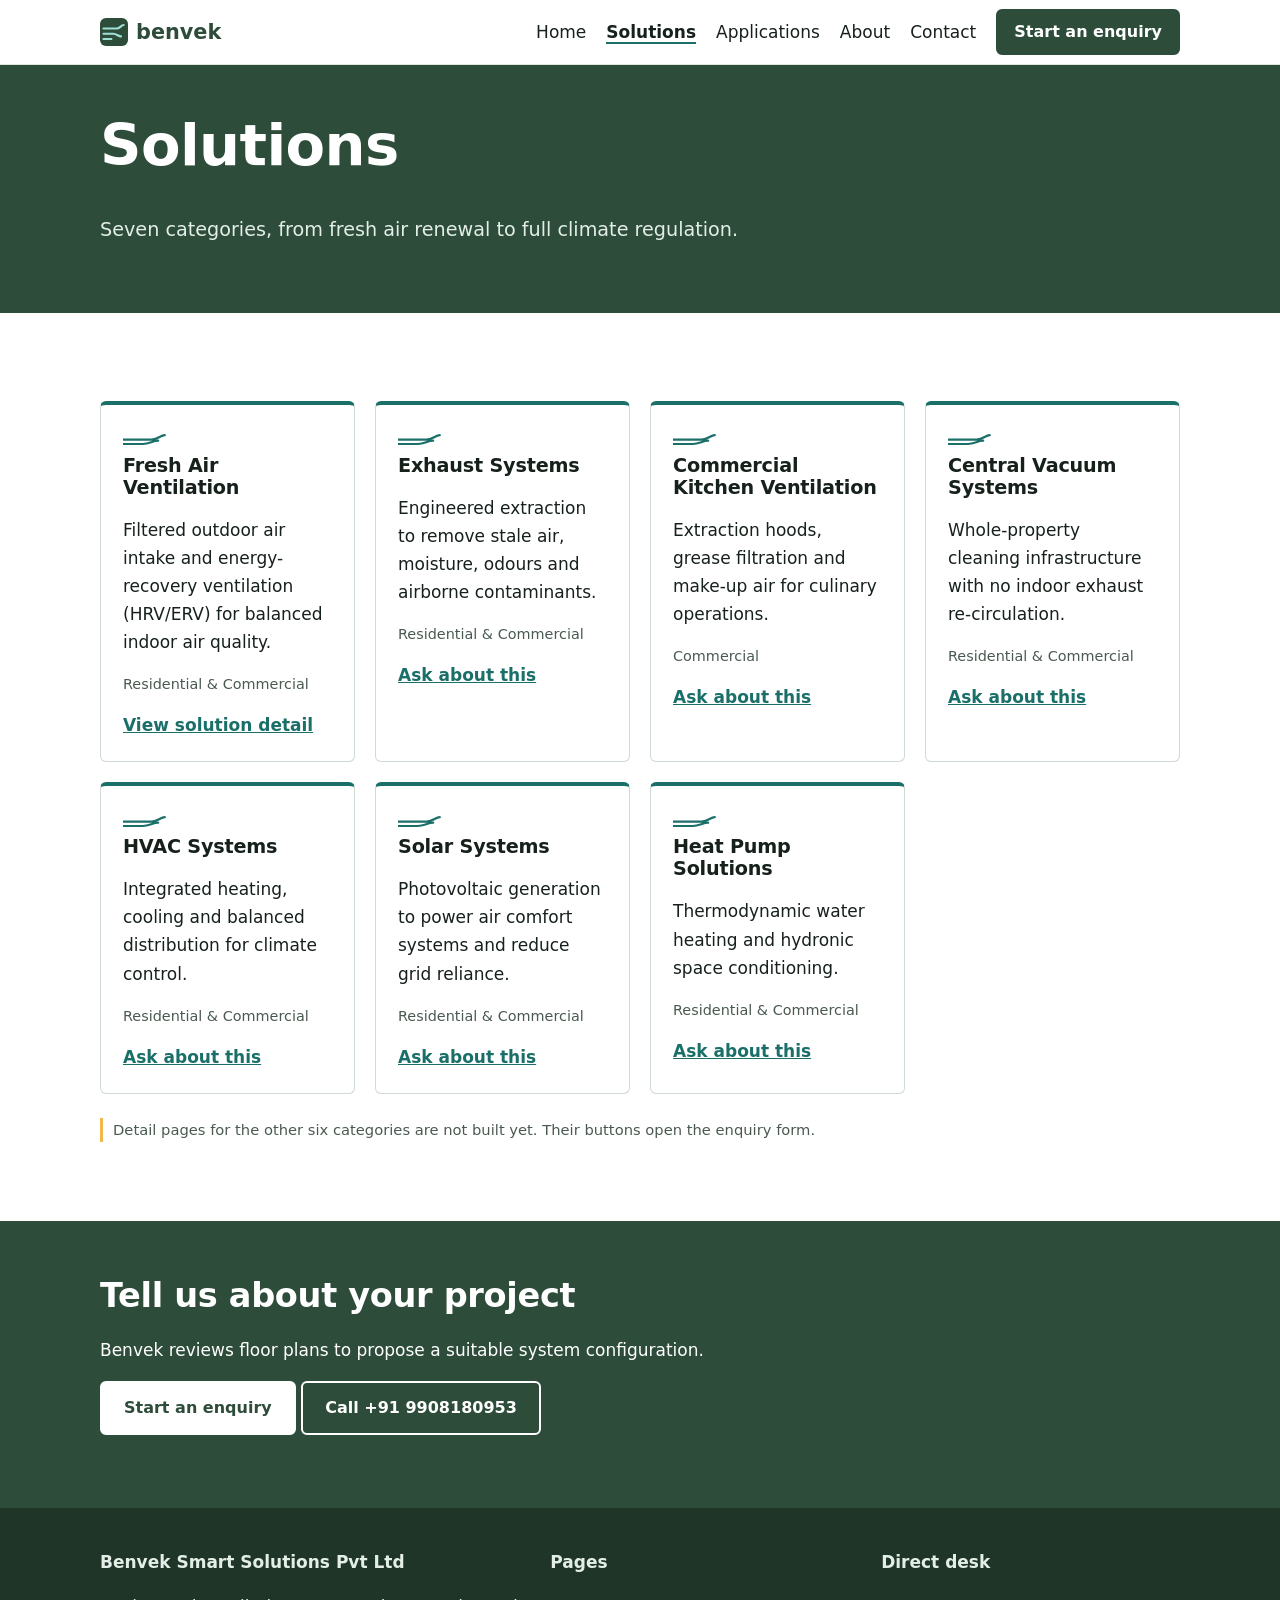
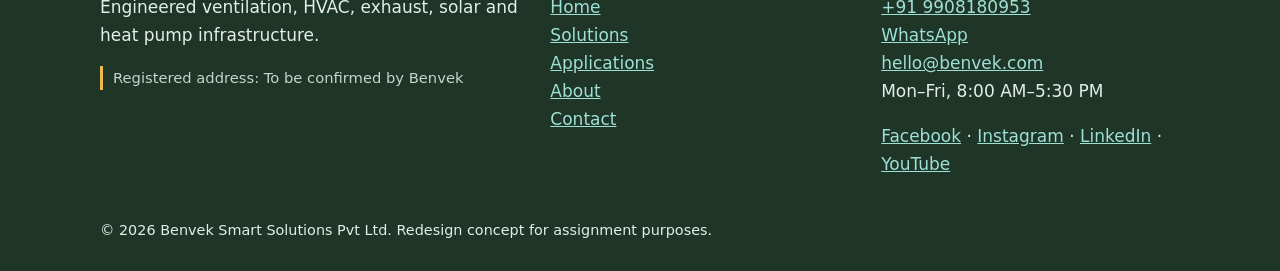
<file: solutions.html>
<!DOCTYPE html>
<html lang="en">
<head>
<meta charset="utf-8">
<meta name="viewport" content="width=device-width, initial-scale=1">
<title>Solutions | Benvek Smart Solutions</title>
<meta name="description" content="All Benvek solution categories: fresh air ventilation, exhaust, commercial kitchen ventilation, central vacuum, HVAC, solar and heat pumps.">
<meta name="theme-color" content="#2D4C3A">
<meta property="og:type" content="website">
<meta property="og:title" content="Solutions | Benvek Smart Solutions">
<meta property="og:description" content="All Benvek solution categories: fresh air ventilation, exhaust, commercial kitchen ventilation, central vacuum, HVAC, solar and heat pumps.">
<meta name="twitter:card" content="summary">
<link rel="icon" href="assets/images/favicon.svg" type="image/svg+xml">
<link rel="stylesheet" href="assets/css/style.css">
<script src="assets/js/main.js" defer></script>
</head>
<body>
<a class="skip" href="#main">Skip to content</a>
<header class="site-header"><div class="wrap bar">
<a class="brand" href="index.html" aria-label="Benvek home"><svg width="28" height="28" viewBox="0 0 32 32" aria-hidden="true"><use href="assets/images/favicon.svg#m"/></svg>benvek</a>
<button class="menu-btn" aria-expanded="false" aria-controls="nav">Menu</button>
<nav id="nav" aria-label="Main"><ul><li><a href="index.html">Home</a></li><li><a href="solutions.html" aria-current="page">Solutions</a></li><li><a href="applications.html">Applications</a></li><li><a href="about.html">About</a></li><li><a href="contact.html">Contact</a></li></ul><a class="btn sm" href="contact.html">Start an enquiry</a></nav>
</div></header>
<main id="main">
<section class="pagehead"><div class="wrap"><h1>Solutions</h1><p class="lead">Seven categories, from fresh air renewal to full climate regulation.</p></div></section><section class="sec"><div class="wrap"><div class="cards"><article class="card" id="fresh-air-ventilation"><div class="ico" aria-hidden="true"><svg viewBox="0 0 40 12"><path d="M0 6h26c6 0 8-4 12-4M0 10h18c6 0 9-3 14-3" fill="none" stroke="currentColor" stroke-width="2" stroke-linecap="round"/></svg></div><h3>Fresh Air Ventilation</h3><p>Filtered outdoor air intake and energy-recovery ventilation (HRV/ERV) for balanced indoor air quality.</p><p class="tag">Residential & Commercial</p><a class="more" href="solution-detail.html">View solution detail<span class="sr"> – Fresh Air Ventilation</span></a></article><article class="card" id="exhaust-systems"><div class="ico" aria-hidden="true"><svg viewBox="0 0 40 12"><path d="M0 6h26c6 0 8-4 12-4M0 10h18c6 0 9-3 14-3" fill="none" stroke="currentColor" stroke-width="2" stroke-linecap="round"/></svg></div><h3>Exhaust Systems</h3><p>Engineered extraction to remove stale air, moisture, odours and airborne contaminants.</p><p class="tag">Residential & Commercial</p><a class="more" href="contact.html?topic=Exhaust%20Systems">Ask about this<span class="sr"> – Exhaust Systems</span></a></article><article class="card" id="commercial-kitchen-ventilation"><div class="ico" aria-hidden="true"><svg viewBox="0 0 40 12"><path d="M0 6h26c6 0 8-4 12-4M0 10h18c6 0 9-3 14-3" fill="none" stroke="currentColor" stroke-width="2" stroke-linecap="round"/></svg></div><h3>Commercial Kitchen Ventilation</h3><p>Extraction hoods, grease filtration and make-up air for culinary operations.</p><p class="tag">Commercial</p><a class="more" href="contact.html?topic=Commercial%20Kitchen%20Ventilation">Ask about this<span class="sr"> – Commercial Kitchen Ventilation</span></a></article><article class="card" id="central-vacuum-systems"><div class="ico" aria-hidden="true"><svg viewBox="0 0 40 12"><path d="M0 6h26c6 0 8-4 12-4M0 10h18c6 0 9-3 14-3" fill="none" stroke="currentColor" stroke-width="2" stroke-linecap="round"/></svg></div><h3>Central Vacuum Systems</h3><p>Whole-property cleaning infrastructure with no indoor exhaust re-circulation.</p><p class="tag">Residential & Commercial</p><a class="more" href="contact.html?topic=Central%20Vacuum%20Systems">Ask about this<span class="sr"> – Central Vacuum Systems</span></a></article><article class="card" id="hvac-systems"><div class="ico" aria-hidden="true"><svg viewBox="0 0 40 12"><path d="M0 6h26c6 0 8-4 12-4M0 10h18c6 0 9-3 14-3" fill="none" stroke="currentColor" stroke-width="2" stroke-linecap="round"/></svg></div><h3>HVAC Systems</h3><p>Integrated heating, cooling and balanced distribution for climate control.</p><p class="tag">Residential & Commercial</p><a class="more" href="contact.html?topic=HVAC%20Systems">Ask about this<span class="sr"> – HVAC Systems</span></a></article><article class="card" id="solar-systems"><div class="ico" aria-hidden="true"><svg viewBox="0 0 40 12"><path d="M0 6h26c6 0 8-4 12-4M0 10h18c6 0 9-3 14-3" fill="none" stroke="currentColor" stroke-width="2" stroke-linecap="round"/></svg></div><h3>Solar Systems</h3><p>Photovoltaic generation to power air comfort systems and reduce grid reliance.</p><p class="tag">Residential & Commercial</p><a class="more" href="contact.html?topic=Solar%20Systems">Ask about this<span class="sr"> – Solar Systems</span></a></article><article class="card" id="heat-pump-solutions"><div class="ico" aria-hidden="true"><svg viewBox="0 0 40 12"><path d="M0 6h26c6 0 8-4 12-4M0 10h18c6 0 9-3 14-3" fill="none" stroke="currentColor" stroke-width="2" stroke-linecap="round"/></svg></div><h3>Heat Pump Solutions</h3><p>Thermodynamic water heating and hydronic space conditioning.</p><p class="tag">Residential & Commercial</p><a class="more" href="contact.html?topic=Heat%20Pump%20Solutions">Ask about this<span class="sr"> – Heat Pump Solutions</span></a></article></div><p class="note">Detail pages for the other six categories are not built yet. Their buttons open the enquiry form.</p></div></section><section class="cta"><div class="wrap"><h2>Tell us about your project</h2><p>Benvek reviews floor plans to propose a suitable system configuration.</p><p><a class="btn light" href="contact.html">Start an enquiry</a> <a class="btn ghost" href="tel:+919908180953">Call +91 9908180953</a></p></div></section>
</main>
<footer class="site-footer"><div class="wrap grid3">
<div><strong>Benvek Smart Solutions Pvt Ltd</strong><p>Engineered ventilation, HVAC, exhaust, solar and heat pump infrastructure.</p><p class="note">Registered address: To be confirmed by Benvek</p></div>
<div><strong>Pages</strong><ul><li><a href="index.html">Home</a></li><li><a href="solutions.html" aria-current="page">Solutions</a></li><li><a href="applications.html">Applications</a></li><li><a href="about.html">About</a></li><li><a href="contact.html">Contact</a></li></ul></div>
<div><strong>Direct desk</strong><ul><li><a href="tel:+919908180953">+91 9908180953</a></li><li><a href="https://wa.me/919908180953">WhatsApp</a></li><li><a href="mailto:hello@benvek.com">hello@benvek.com</a></li><li>Mon–Fri, 8:00 AM–5:30 PM</li></ul>
<p><a href="https://www.facebook.com/benveksystems">Facebook</a> · <a href="https://www.instagram.com/benveksystems">Instagram</a> · <a href="https://www.linkedin.com/company/benveksystems">LinkedIn</a> · <a href="https://www.youtube.com/@benveksystems">YouTube</a></p></div>
</div><div class="wrap legal">© 2026 Benvek Smart Solutions Pvt Ltd. Redesign concept for assignment purposes.</div></footer>
</body>
</html>
</file>
<file: assets/css/style.css>
:root{--g:#2D4C3A;--g2:#1E3528;--t:#1B6F69;--tl:#9FE0D6;--bg:#fff;--alt:#EEF3F0;--tx:#17211B;--mu:#4A5A50}
*{box-sizing:border-box}html{scroll-behavior:smooth}
body{margin:0;font:1.0625rem/1.65 "Segoe UI",system-ui,-apple-system,Roboto,sans-serif;color:var(--tx);background:var(--bg)}
h1,h2,h3{line-height:1.15;margin:0 0 .6em;letter-spacing:-.01em}h1{font-size:clamp(2.1rem,5vw,3.6rem)}h2{font-size:clamp(1.5rem,3vw,2.1rem)}h3{font-size:1.2rem}
a{color:var(--t)}:focus-visible{outline:3px solid #F2B84B;outline-offset:2px}
.wrap{max-width:1120px;margin:0 auto;padding:0 20px}.skip{position:absolute;left:-999px}.skip:focus{left:8px;top:8px;background:#fff;padding:8px;z-index:9}
.sr{position:absolute;width:1px;height:1px;overflow:hidden;clip:rect(0 0 0 0)}
.site-header{position:sticky;top:0;background:#fff;border-bottom:1px solid #dde5e0;z-index:5}
.bar{display:flex;align-items:center;justify-content:space-between;min-height:64px;gap:12px}
.brand{display:flex;align-items:center;gap:8px;font-weight:700;font-size:1.3rem;color:var(--g);text-decoration:none}
.brand svg{background:var(--g);border-radius:6px;color:var(--tl)}
nav ul{display:flex;gap:20px;list-style:none;margin:0 20px 0 0;padding:0}nav{display:flex;align-items:center}
nav a{text-decoration:none;color:var(--tx)}nav a[aria-current]{font-weight:700;border-bottom:2px solid var(--t)}
.menu-btn{display:none;font:inherit;padding:8px 14px;border:1px solid var(--g);background:#fff;color:var(--g);border-radius:6px}
.btn{display:inline-block;background:var(--g);color:#fff;padding:12px 22px;border-radius:6px;text-decoration:none;font-weight:600;border:2px solid var(--g);font-size:1rem;cursor:pointer;font-family:inherit}
.btn:hover{background:var(--g2)}.btn.sm{padding:8px 16px}.btn.light{background:#fff;color:var(--g);border-color:#fff}.btn.ghost{background:transparent;color:#fff;border-color:#fff}
.hero,.pagehead,.cta{background:var(--g);color:#fff}.hero{padding:72px 0}.pagehead{padding:48px 0}.cta{padding:56px 0;text-align:left}
.pagehead a:not(.btn),.hero a:not(.btn){color:var(--tl)}.lead{font-size:1.2rem;max-width:60ch;color:#E3EEE8}
.two{display:grid;grid-template-columns:1fr 1fr;gap:40px;align-items:center}.grid3{display:grid;grid-template-columns:1.4fr 1fr 1fr;gap:32px;padding-top:40px;padding-bottom:24px}
.flow{width:100%;height:auto}.sec{padding:64px 0}.alt{background:var(--alt)}.intro{max-width:60ch;color:var(--mu)}
.cards{display:grid;grid-template-columns:repeat(auto-fill,minmax(240px,1fr));gap:20px;margin:24px 0}
.card{background:#fff;border:1px solid #cfdad3;border-top:4px solid var(--t);border-radius:6px;padding:22px}.ico{color:var(--t);width:44px}.tag{font-size:.9rem;color:var(--mu)}
.more{font-weight:600}.ticks{list-style:none;padding:0}.ticks li{padding:8px 0 8px 28px;border-bottom:1px solid #cfdad3;position:relative}.ticks li:before{content:"";position:absolute;left:4px;top:18px;width:10px;height:6px;border-left:2px solid var(--t);border-bottom:2px solid var(--t);transform:rotate(-45deg)}
.note{font-size:.92rem;color:var(--mu);border-left:3px solid #F2B84B;padding-left:10px}.plain{list-style:none;padding:0}
table{border-collapse:collapse;width:100%}th,td{text-align:left;padding:10px;border-bottom:1px solid #cfdad3;vertical-align:top}th{width:35%}
.crumb{font-size:.95rem;margin-bottom:16px}
form label{display:block;font-weight:600;margin-top:14px}input,select,textarea{width:100%;padding:11px;border:1px solid #6b7c72;border-radius:6px;font:inherit}.err{color:#9B1C1C;font-weight:600}
.site-footer{background:var(--g2);color:#E3EEE8}.site-footer a{color:var(--tl)}.site-footer ul{list-style:none;padding:0}.site-footer .note{color:#C5D6CC}.legal{padding-bottom:28px;font-size:.9rem}
@media(max-width:820px){.two,.grid3{grid-template-columns:1fr}.hero{padding:44px 0}.menu-btn{display:block}
nav{display:none;position:absolute;left:0;right:0;top:100%;background:#fff;flex-direction:column;align-items:stretch;padding:12px 20px 20px;border-bottom:1px solid #dde5e0}nav.open{display:flex}nav ul{flex-direction:column;gap:0;margin:0 0 12px}nav li a{display:block;padding:12px 0}.btn{text-align:center}}
@media(prefers-reduced-motion:reduce){html{scroll-behavior:auto}}
</file>
